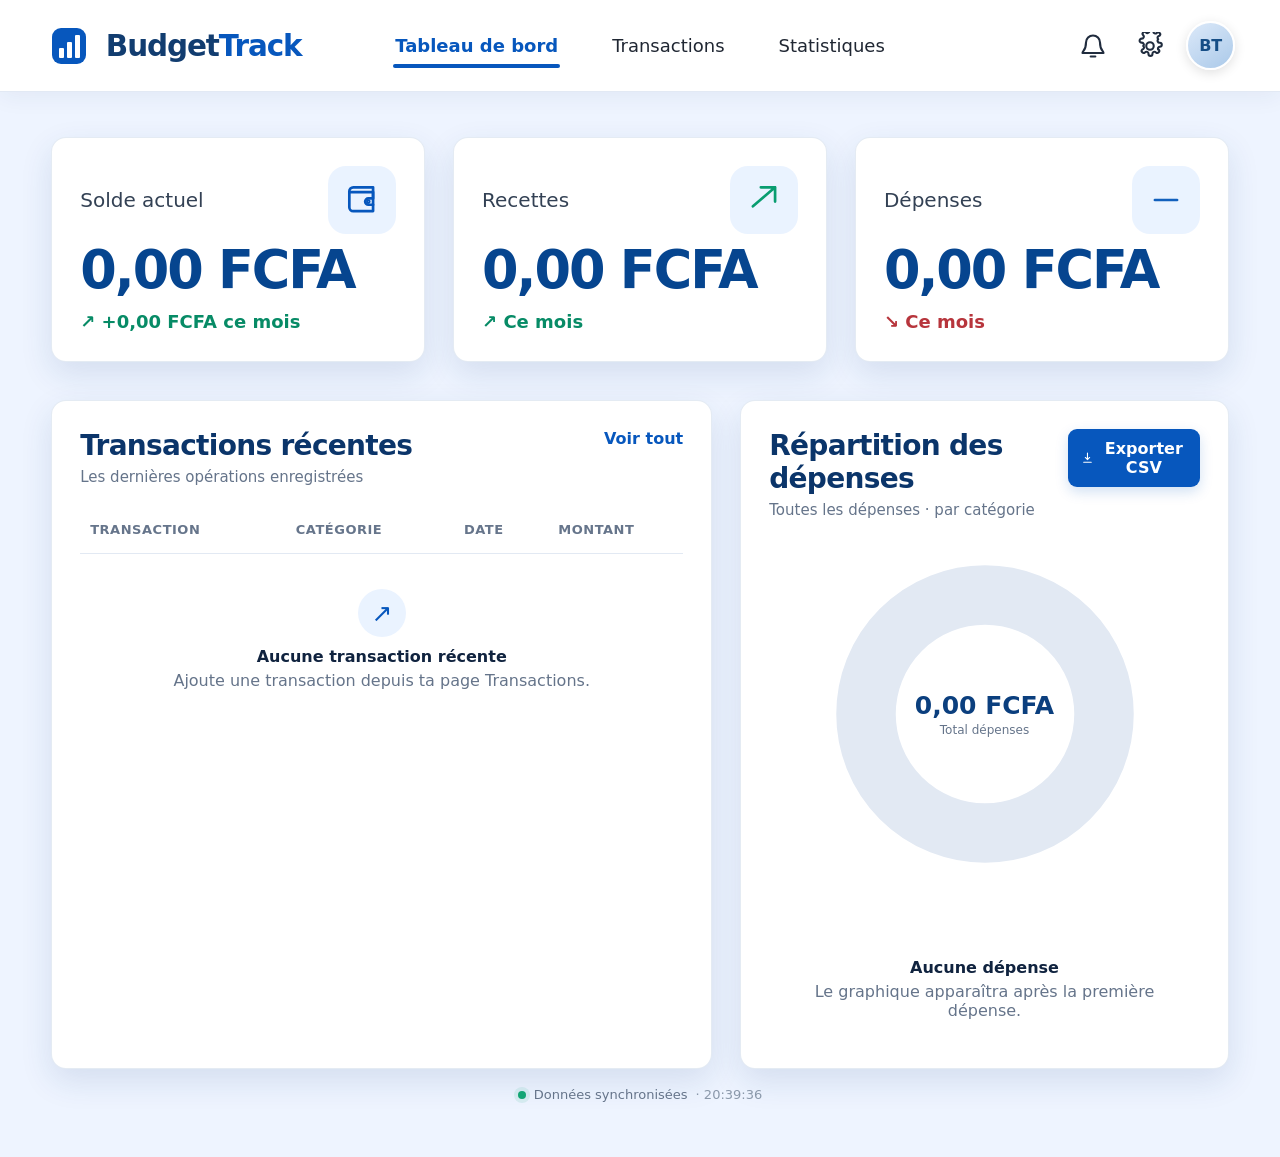
<file: index.html>
<!DOCTYPE html>
<html lang="fr">
<head>
  <meta charset="UTF-8">
  <meta name="viewport" content="width=device-width, initial-scale=1.0">
  <meta name="description" content="Budget Track - Tableau de bord financier">
  <title>Budget Track — Tableau de bord</title>
  <link rel="stylesheet" href="/css/style.css">
</head>
<body>
  <div class="app-shell">

    <header class="topbar">
      <a class="brand" href="#" aria-label="Budget Track">
        <span class="brand-icon" aria-hidden="true">
          <svg viewBox="0 0 48 48" role="img">
            <rect x="7" y="6" width="34" height="36" rx="9"></rect>
            <rect class="bar" x="14" y="26" width="5" height="10" rx="1"></rect>
            <rect class="bar" x="22" y="20" width="5" height="16" rx="1"></rect>
            <rect class="bar" x="30" y="13" width="5" height="23" rx="1"></rect>
          </svg>
        </span>
        <span>Budget<span class="brand-track">Track</span></span>
      </a>

      <nav class="main-nav" aria-label="Navigation principale">
        <a class="nav-link active" href="index.html">Tableau de bord</a>
        <a class="nav-link" href="/Transcation.html" target="_blank">Transactions</a>
        <a class="nav-link" href="/statistiques.html" target="_blank">Statistiques</a>
      </nav>

      <div class="header-actions">
        <button class="icon-button notification-button" id="notificationBtn" title="Notifications" aria-label="Notifications" aria-expanded="false">
          <svg viewBox="0 0 24 24"><path d="M18 9a6 6 0 0 0-12 0c0 7-3 7-3 9h18c0-2-3-2-3-9M10 21h4"/></svg>
          <span class="notification-dot" id="notificationDot" hidden></span>
        </button>

        <button class="icon-button" id="settingsBtn" title="Paramètres" aria-label="Paramètres">
          <svg viewBox="0 0 24 24"><path d="M12 15.2a3.2 3.2 0 1 0 0-6.4 3.2 3.2 0 0 0 0 6.4Z"/><path d="m19.4 15 .1.1a1.7 1.7 0 0 1-2.4 2.4l-.1-.1a1.7 1.7 0 0 0-2.9 1.2v.2a1.7 1.7 0 0 1-3.4 0v-.2a1.7 1.7 0 0 0-2.9-1.2l-.1.1a1.7 1.7 0 0 1-2.4-2.4l.1-.1A1.7 1.7 0 0 0 6.2 12a1.7 1.7 0 0 0-1.2-2.9h-.2a1.7 1.7 0 0 1 0-3.4H5a1.7 1.7 0 0 0 1.2-2.9l-.1-.1A1.7 1.7 0 0 1 8.5.3l.1.1A1.7 1.7 0 0 0 11.5-.8V-.6a1.7 1.7 0 0 1 3.4 0v.2a1.7 1.7 0 0 0 2.9 1.2l.1-.1a1.7 1.7 0 0 1 2.4 2.4l-.1.1A1.7 1.7 0 0 0 19 6.1v.2a1.7 1.7 0 0 0 1.2 2.9h.2a1.7 1.7 0 0 1 0 3.4h-.2A1.7 1.7 0 0 0 19 15Z"/></svg>
        </button>

        <button class="profile-button" id="profileBtn" title="Modifier la photo de profil">
          <img id="profileImage" alt="Photo de profil" hidden>
          <span id="profileInitials">BT</span>
        </button>
        <input type="file" id="profileInput" accept="image/*" hidden>
      </div>

      <div class="notification-panel" id="notificationPanel" hidden>
        <div class="panel-title">
          <strong>Nouvelles notifications</strong>
          <button id="markNotificationsRead">Tout lire</button>
        </div>
        <div id="notificationList"></div>
      </div>
    </header>

    <main class="dashboard">
      <section class="kpi-grid" aria-label="Résumé financier">
        <article class="kpi-card">
          <div class="kpi-head">
            <span>Solde actuel</span>
            <span class="kpi-icon wallet-icon" aria-hidden="true">
              <svg viewBox="0 0 24 24"><path d="M4 6.5A2.5 2.5 0 0 1 6.5 4H19v15H6.5A2.5 2.5 0 0 1 4 16.5v-10Z"/><path d="M4 7h15v4h-3a2 2 0 0 0 0 4h3"/><circle cx="16" cy="13" r=".6"/></svg>
            </span>
          </div>
          <div class="kpi-value" id="balanceValue">0,00 FCFA</div>
          <div class="kpi-trend positive" id="balanceTrend">—</div>
        </article>

        <article class="kpi-card">
          <div class="kpi-head">
            <span>Recettes</span>
            <span class="kpi-icon income-icon" aria-hidden="true">
              <svg viewBox="0 0 24 24"><path d="M5 16 19 4M10 4h9v9"/></svg>
            </span>
          </div>
          <div class="kpi-value" id="incomeValue">0,00 FCFA</div>
          <div class="kpi-trend positive" id="incomeTrend">Ce mois</div>
        </article>

        <article class="kpi-card">
          <div class="kpi-head">
            <span>Dépenses</span>
            <span class="kpi-icon expense-icon" aria-hidden="true">
              <svg viewBox="0 0 24 24"><path d="M5 12h14"/></svg>
            </span>
          </div>
          <div class="kpi-value" id="expenseValue">0,00 FCFA</div>
          <div class="kpi-trend negative" id="expenseTrend">Ce mois</div>
        </article>
      </section>

      <section class="content-grid">
        <article class="card recent-card">
          <div class="card-header">
            <div>
              <h2>Transactions récentes</h2>
              <p>Les dernières opérations enregistrées</p>
            </div>
            <a class="text-button" href="/Transcation.html" target="_blank">Voir tout</a>
          </div>
          <div class="table-wrap">
            <table>
              <thead>
                <tr>
                  <th>Transaction</th>
                  <th>Catégorie</th>
                  <th>Date</th>
                  <th>Montant</th>
                </tr>
              </thead>
              <tbody id="recentTransactions"></tbody>
            </table>
          </div>
          <div class="empty-state" id="recentEmpty" hidden>
            <div class="empty-icon">↗</div>
            <strong>Aucune transaction récente</strong>
            <p>Ajoute une transaction depuis ta page Transactions.</p>
          </div>
        </article>

        <article class="card chart-card" id="statistiques">
          <div class="card-header">
            <div>
              <h2>Répartition des dépenses</h2>
              <p id="chartPeriod">Toutes les dépenses · par catégorie</p>
            </div>
            <button class="export-button" id="exportBtn" type="button">
              <svg viewBox="0 0 24 24"><path d="M12 3v12M8 11l4 4 4-4M5 20h14"/></svg>
              Exporter CSV
            </button>
          </div>

          <div class="chart-center">
            <div class="donut-wrap">
              <canvas id="expenseChart" width="360" height="360" aria-label="Graphique de répartition des dépenses"></canvas>
              <div class="donut-center">
                <strong id="chartTotal">0,00 FCFA</strong>
                <span>Total dépenses</span>
              </div>
            </div>
            <div class="legend" id="expenseLegend"></div>
          </div>
        </article>
      </section>

      <section class="sync-status">
        <span class="sync-dot"></span>
        <span id="syncText">Synchronisé avec les transactions</span>
        <span class="sync-time" id="syncTime"></span>
      </section>
    </main>
  </div>

  <div class="modal-backdrop" id="settingsModal" hidden>
    <div class="modal" role="dialog" aria-modal="true" aria-labelledby="settingsTitle">
      <button class="modal-close" id="closeSettings" aria-label="Fermer">×</button>
      <div class="modal-icon">⚙</div>
      <h2 id="settingsTitle">Paramètres d'affichage</h2>
      <p>Choisis le thème de Budget Track. Le choix est mémorisé pour toutes les pages utilisant ce système.</p>
      <div class="theme-options">
        <button class="theme-option" data-theme="light">
          <span class="theme-preview light-preview"></span>
          <span><strong>Clair</strong><small>Interface lumineuse</small></span>
          <span class="radio" id="radioLight"></span>
        </button>
        <button class="theme-option" data-theme="dark">
          <span class="theme-preview dark-preview"></span>
          <span><strong>Sombre</strong><small>Confort dans les environnements peu éclairés</small></span>
          <span class="radio" id="radioDark"></span>
        </button>
      </div>
      <button class="primary-button" id="closeSettings2">Enregistrer</button>
    </div>
  </div>

  <div class="toast" id="toast" hidden></div>

  <script src="/js/script.js"></script>
</body>
</html>
</file>
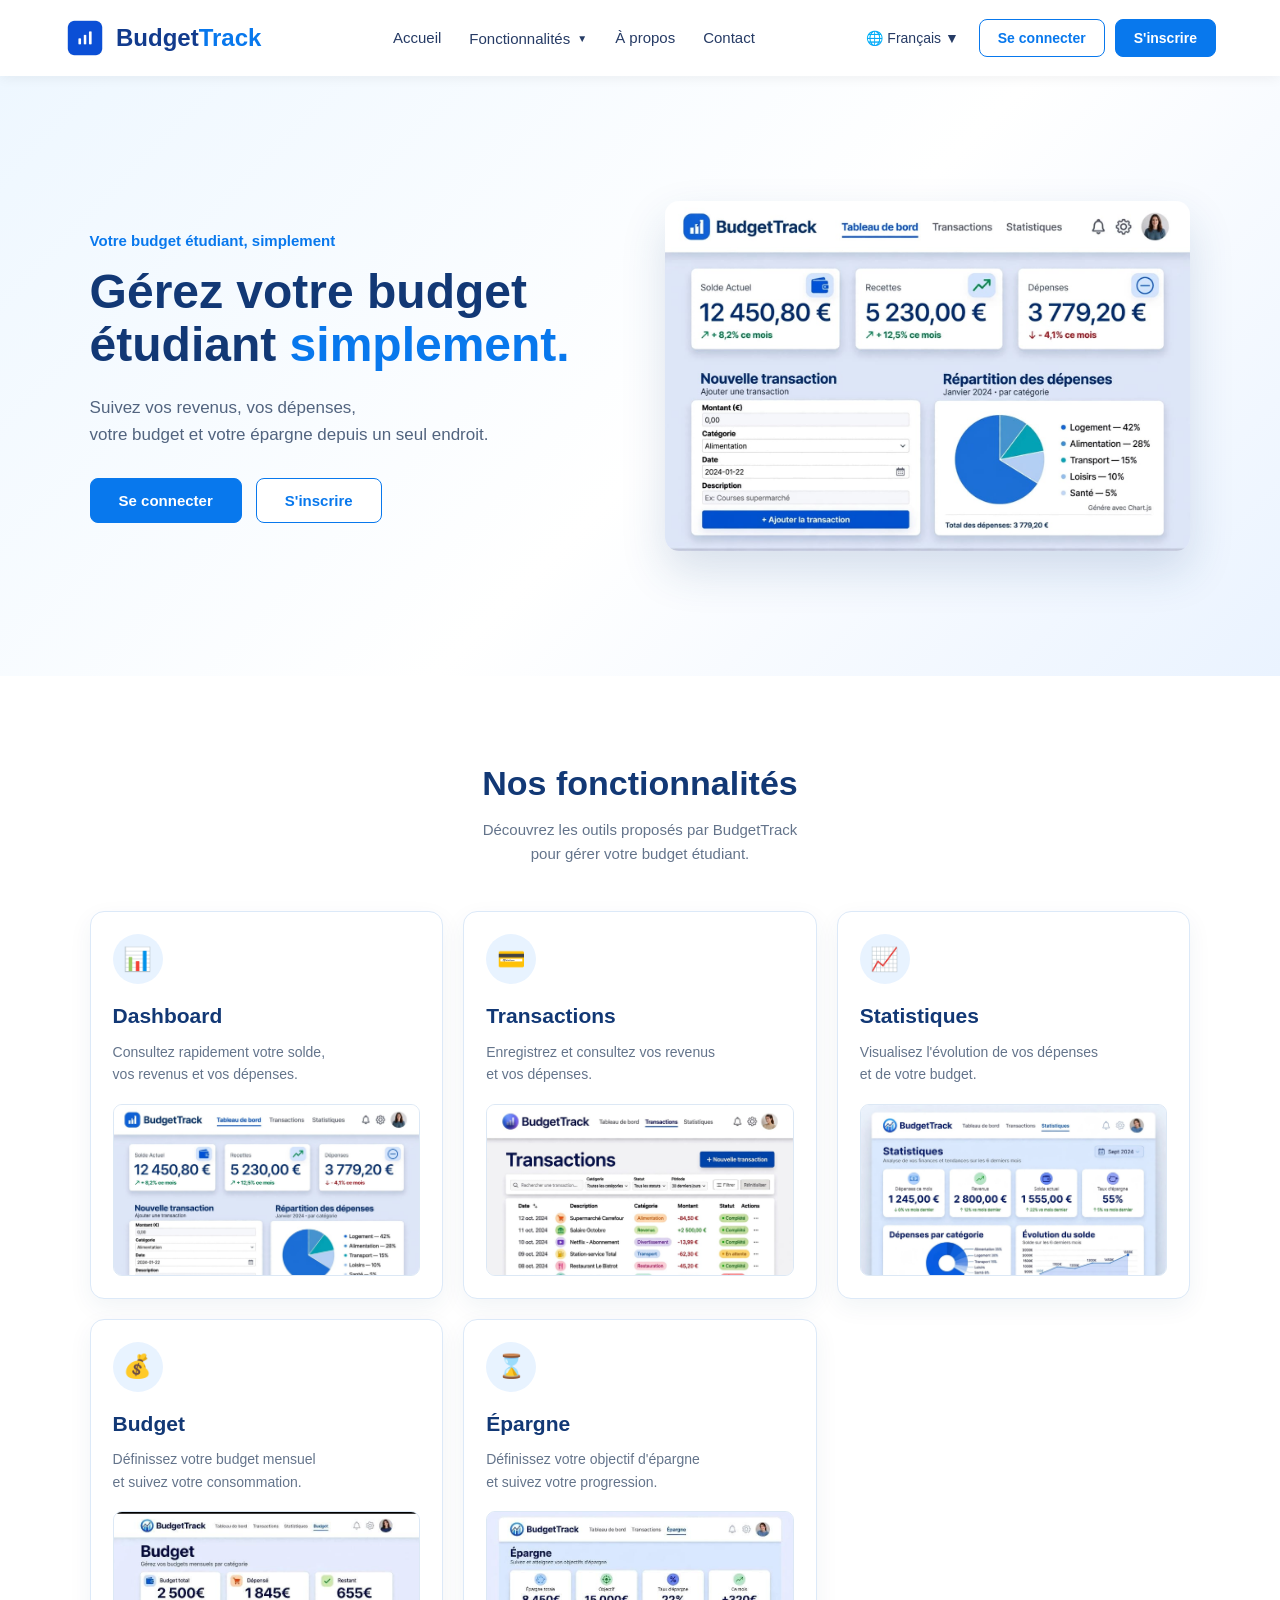
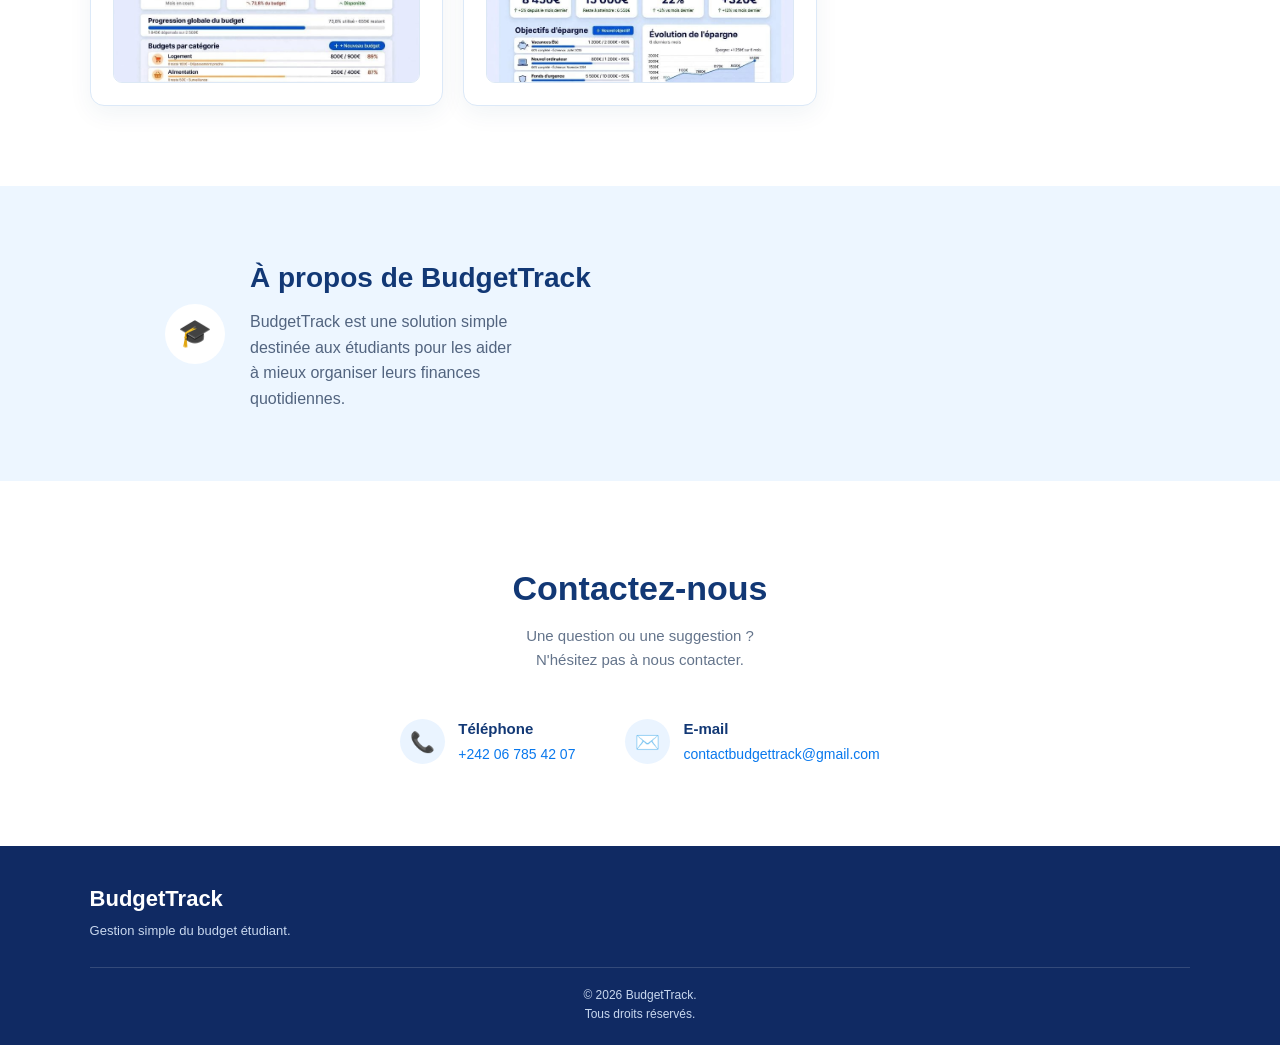
<file: Acceuil.html>
<!DOCTYPE html>
<html lang="fr">
<head>
    <meta charset="UTF-8">
    <meta name="viewport" content="width=device-width, initial-scale=1.0">
    <meta name="description" content="BudgetTrack - Gestion simple du budget étudiant">
    <title>BudgetTrack - Gestion du budget étudiant</title>
    <link rel="stylesheet" href="/css/Acceuil.css">
</head>
<body>
    <header class="navbar">
        <h3 class="bonbon">
         <img class="logo" src="/img/logo.jpeg" alt="Logo BudgetTrack">
         <p>Budget<span>Track</span></p>
        </h3>
        
        <!-- MENU PRINCIPAL -->
        <nav class="navigation">
            <!-- Accueil -->
            <a href="#accueil">
                Accueil
            </a>

            <!-- Fonctionnalités -->

            <div class="dropdown-container">
                <button type="button" id="btn-fonctionnalites" class="dropdown-button">
                    Fonctionnalités
                    <span class="fleche">
                        ▼
                    </span>
                </button>
                <div id="menu-fonctionnalites" class="dropdown-menu">
                    <a href="#dashboard">
                        📊 Dashboard
                    </a>
                    <a href="#transactions">
                        💳 Transactions
                    </a>
                    <a href="#statistiques">
                        📈 Statistiques
                    </a>
                    <a href="#budget">
                        💰 Budget
                    </a>
                    <a href="#epargne">
                        ⌛ Epargne 
                    </a>
                </div>
            </div>

            <a href="#a-propos">
                À propos
            </a>

            <a href="#contact">
                Contact
            </a>
        </nav>

        <div class="navbar-actions">

            <!-- CHANGEMENT DE LANGUE -->

            <div class="language-container">
                <button type="button"  id="btn-langue" class="language-button">
                    🌐 Français

                    <span>
                        ▼
                    </span>
                </button>
                <div id="menu-langue" class="language-menu">
                    <button type="button">
                        Français
                    </button>

                    <button type="button">
                        English
                    </button>

                    <button type="button">
                        Espagnol
                    </button>
                </div>
            </div>

            <!-- CONNEXION -->

            <button type="button" id="btn-connexion" class="btn-connexion"> 
                Se connecter
            </button>

            <!-- INSCRIPTION -->


            <button type="button" id="btn-inscription" class="btn-inscription">
                S'inscrire
            </button>
        </div>
    </header>

    <main>
        <section id="accueil" class="hero">
            <div class="hero-content">

                <p class="hero-label">
                    Votre budget étudiant, simplement
                </p>
                <h1>
                    Gérez votre budget<br>
                    étudiant
                    <span>simplement.</span>
                </h1>
                <p class="hero-description">
                    Suivez vos revenus, vos dépenses,
                    votre budget et votre épargne depuis un seul endroit.
                </p>

                <!-- BOUTONS -->

                <div class="hero-buttons">
                    <button type="button" id="hero-connexion" class="btn-primary">
                        Se connecter
                    </button>
                    <button type="button" id="hero-inscription" class="btn-secondary">
                        S'inscrire
                    </button>
                </div>
            </div>
            
            <div class="hero-image">
                <img src="/img/Dashbord.jpeg" alt="Aperçu du dashboard BudgetTrack">
            </div>
        </section>

        <section id="fonctionnalites" class="features-section">

            <div class="section-header">
                <h2>
                    Nos fonctionnalités
                </h2>
                <p>
                    Découvrez les outils proposés par BudgetTrack
                    pour gérer votre budget étudiant.
                </p>
            </div>

            <!-- CARTES -->

            <div class="features-grid">

                <article id="dashboard" class="feature-card">
                    <div class="feature-icon">
                        📊
                    </div>
                    <h3>
                        Dashboard
                    </h3>
                    <p>
                        Consultez rapidement votre solde,
                        vos revenus et vos dépenses.
                    </p>
                    <div class="feature-image">
                        <img src="/img/Dashbord.jpeg" alt="Aperçu du dashboard">
                    </div>
                </article>

                <article id="transactions" class="feature-card">
                    <div class="feature-icon">
                        💳
                    </div>
                    <h3>
                        Transactions
                    </h3>
                    <p>
                        Enregistrez et consultez vos revenus
                        et vos dépenses.
                    </p>
                    <div class="feature-image">
                        <img src="/img/Transac.jpeg" alt="Aperçu des transactions">
                    </div>
                </article>
                <article id="statistiques" class="feature-card">
                    <div class="feature-icon">
                        📈
                    </div>
                    <h3>
                        Statistiques
                    </h3>
                    <p>
                        Visualisez l'évolution de vos dépenses
                        et de votre budget.
                    </p>
                    <div class="feature-image">
                        <img src="/img/Stat.jpeg" alt="Aperçu des statistiques">
                    </div>
                </article>
                <article id="budget" class="feature-card">
                    <div class="feature-icon">
                        💰
                    </div>
                    <h3>
                        Budget
                    </h3>
                    <p>
                        Définissez votre budget mensuel
                        et suivez votre consommation.
                    </p>
                    <div class="feature-image">
                        <img src="/img/budget.jpeg" alt="Aperçu de la gestion du budget">
                    </div>
                </article>
                <article id="epargne" class="feature-card">
                    <div class="feature-icon">
                        ⌛
                    </div>
                    <h3>
                        Epargne
                    </h3>
                    <p>
                        Définissez votre budget mensuel
                        et suivez votre consommation.
                    </p>
                    <div class="feature-image">
                        <img src="/img/epargne.jpeg" alt="Aperçu de la gestion du budget">
                    </div>
                </article>
            </div>
        </section>

        <section id="a-propos" class="about-section">
            <div class="about-content">
                <div class="about-icon">
                    🎓
                </div>

                <div>
                    <h2>
                        À propos de BudgetTrack
                    </h2>
                    <p>
                        BudgetTrack est une solution simple
                        destinée aux étudiants pour les aider
                        à mieux organiser leurs finances
                        quotidiennes.
                    </p>
                </div>
            </div>
        </section>

        <section id="contact" class="contact-section">
            <div class="section-header">
                <h2>
                    Contactez-nous
                </h2>
                <p>
                    Une question ou une suggestion ?
                    N'hésitez pas à nous contacter.
                </p>
            </div>
            <div class="contact-content">
                <div class="contact-item">
                
                    <span>
                        📞
                    </span>
                    <div>
                        <h3>
                            Téléphone
                        </h3>
                        <a href="tel:+242000000000">
                            +242 06 785 42 07
                        </a>
                    </div>
                </div>
                <div class="contact-item">
                    <span>
                        ✉️
                    </span>
                    <div>
                        <h3>
                            E-mail
                        </h3>
                        <a href="mailto:contact@budgettrack.com">
                            contactbudgettrack@gmail.com
                        </a>
                    </div>
                </div>
            </div>
        </section>
    </main>

    <footer class="footer">
        <div class="footer-content">
            <div class="footer-logo">
                <a href="#accueil">
                    BudgetTrack
                </a>
                <p>
                    Gestion simple du budget étudiant.
                </p>
            </div>
        </div>
        <div class="footer-bottom">
            <p>
                © 2026 BudgetTrack.
                Tous droits réservés.
            </p>
        </div>
    </footer>

    <div id="modal-connexion" class="modal">
        <div class="modal-content">
            <!-- FERMER -->
            <button type="button"
                    id="fermer-connexion"
                    class="modal-close">

                ×

            </button>
            <h2>
                Se connecter
            </h2>
            <p class="modal-description">
                Connectez-vous à votre compte BudgetTrack.
            </p>
            <!-- FORMULAIRE -->
            <form id="form-connexion" action="login.php" method="POST">

                <div class="form-group">
                    <label for="email-connexion">
                        Adresse e-mail
                    </label>
                    <input type="email"
                           id="email-connexion"
                           name="email"
                           placeholder="Votre adresse e-mail"
                           required>
                </div>
                <div class="form-group">
                    <label for="password-connexion">
                        Mot de passe
                    </label>
                    <input type="password"
                           id="password-connexion"
                           name="password"
                           placeholder="Votre mot de passe"
                           required>

                </div>
                <button type="submit" class="btn-primary btn-full">
                    Se connecter
                </button>
            </form>
            <p class="modal-switch">
                Vous n'avez pas encore de compte ?
                <button type="button"
                        id="passer-inscription">

                    S'inscrire
                </button>
            </p>
        </div>
    </div>

    <div id="modal-inscription"
         class="modal">
        <div class="modal-content">
            <button type="button"
                    id="fermer-inscription"
                    class="modal-close">

                ×
            </button>
            <h2>
                Créer un compte
            </h2>
            <p class="modal-description">
                Créez votre compte BudgetTrack.
            </p>
            <!-- FORMULAIRE -->
            <form id="form-inscription"
                  action="register.php"
                  method="POST">

                <div class="form-group">
                    <label for="nom">
                        Nom
                    </label>

                    <input type="text"
                           id="nom"
                           name="nom"
                           placeholder="Votre nom"
                           required>

                </div>
                <!-- PRÉNOM -->

                <div class="form-group">
                    <label for="prenom">
                        Prénom
                    </label>
                    <input type="text"
                           id="prenom"
                           name="prenom"
                           placeholder="Votre prénom"
                           required>
                </div>
                <div class="form-group">
                    <label for="email-inscription">
                        Adresse e-mail
                    </label>
                    <input type="email"
                           id="email-inscription"
                           name="email"
                           placeholder="Votre adresse e-mail"
                           required>
                </div>
                <div class="form-group">

                    <label for="password-inscription">
                        Mot de passe
                    </label>

                    <input type="password"
                           id="password-inscription"
                           name="password"
                           placeholder="Créer un mot de passe"
                           required>
                </div>

                <div class="form-group">
                    <label for="confirmation-password">
                        Confirmer le mot de passe
                    </label>
                    <input type="password"
                           id="confirmation-password"
                           name="password_confirmation"
                           placeholder="Confirmer le mot de passe"
                           required>

                </div>
                <button type="submit"
                        class="btn-primary btn-full">

                    Créer mon compte
                </button>
            </form>
            <p class="modal-switch">

                Vous avez déjà un compte ?

                <button type="button"
                        id="passer-connexion">

                    Se connecter
                </button>
            </p>
        </div>
    </div>
    <script src="/js/Acceuil.js"></script>
</body>

</html>
</file>
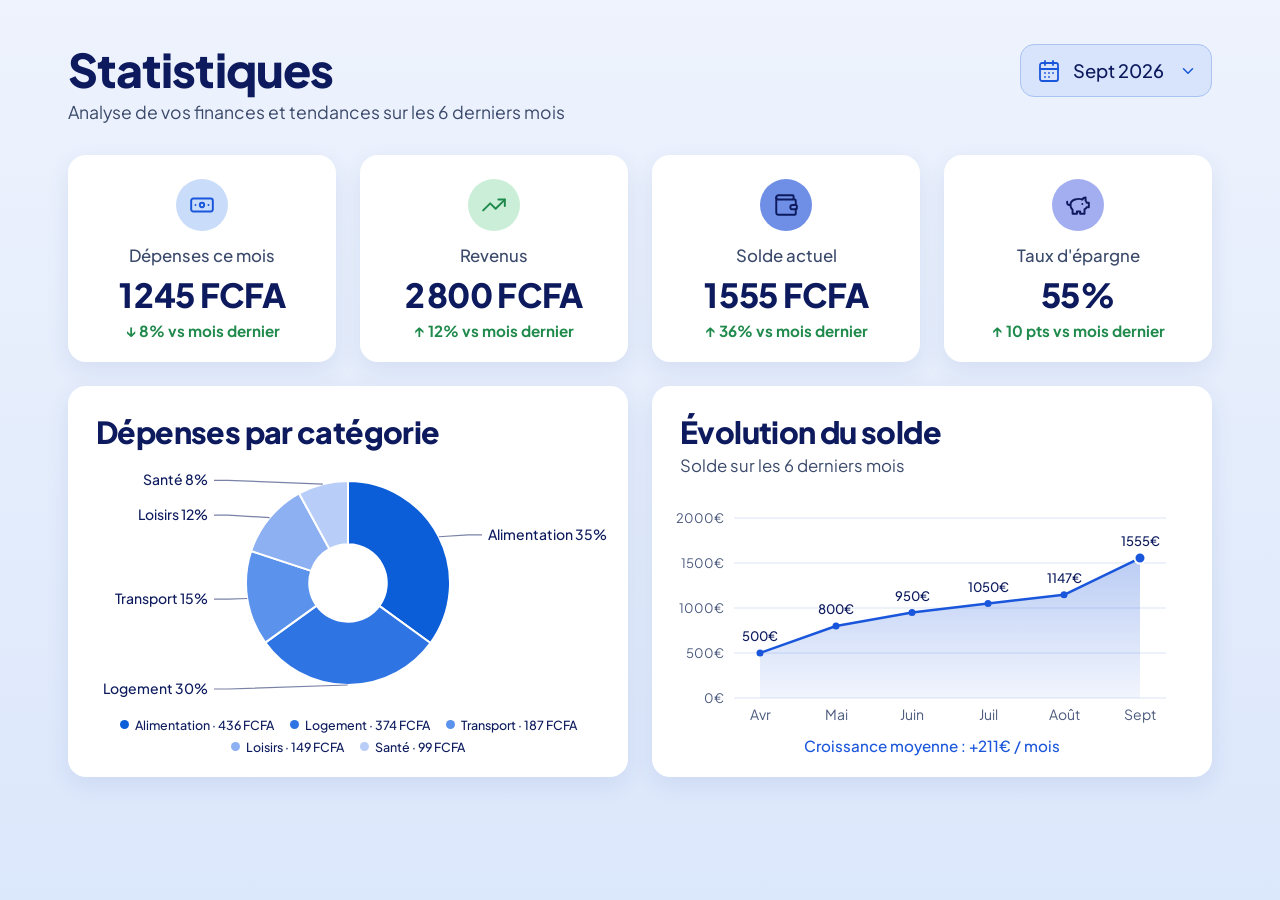
<file: statistiques.html>
<!DOCTYPE html>
<html lang="fr">
<head>
  <meta charset="UTF-8">
  <meta name="viewport" content="width=device-width, initial-scale=1">
  <title>Statistiques – BudgetTrack</title>

  <link rel="preconnect" href="https://fonts.googleapis.com">
  <link rel="preconnect" href="https://fonts.gstatic.com" crossorigin>
  <link href="https://fonts.googleapis.com/css2?family=Plus+Jakarta+Sans:wght@400;500;600;700;800&display=swap" rel="stylesheet">

  <link rel="stylesheet" href="/css/statistiques.css">
</head>
<body>


  <!-- ================================================================
       PAGE STATISTIQUES
       ================================================================ -->
  <main id="page-statistiques" class="stats-page">

    <div class="stats-entete">
      <div>
        <h1>Statistiques</h1>
        <p class="stats-sous-titre">Analyse de vos finances et tendances sur les 6 derniers mois</p>
      </div>

      <!-- Sélecteur de mois : rempli automatiquement à partir des données -->
      <label class="stats-selecteur">
        <svg class="stats-selecteur-icone" viewBox="0 0 24 24" width="24" height="24" fill="none" stroke="currentColor" stroke-width="1.8" stroke-linecap="round" stroke-linejoin="round" aria-hidden="true">
          <rect width="18" height="18" x="3" y="4" rx="2"/><path d="M16 2v4M8 2v4M3 10h18M8 14h.01M12 14h.01M16 14h.01M8 18h.01M12 18h.01"/>
        </svg>
        <span class="visuellement-cache">Mois affiché</span>
        <select id="stats-mois"></select>
        <svg class="stats-selecteur-fleche" viewBox="0 0 24 24" width="18" height="18" fill="none" stroke="currentColor" stroke-width="2" stroke-linecap="round" stroke-linejoin="round" aria-hidden="true">
          <path d="m6 9 6 6 6-6"/>
        </svg>
      </label>
    </div>

    <p id="stats-erreur" class="stats-erreur" role="alert" hidden></p>

    <!-- Les 4 indicateurs : les valeurs sont remplies par statistiques.js -->
    <section class="stats-cartes" aria-label="Indicateurs du mois">
      <article class="stats-carte">
        <span class="stats-icone stats-icone--depenses" aria-hidden="true">
          <svg viewBox="0 0 24 24" width="26" height="26" fill="none" stroke="currentColor" stroke-width="1.8" stroke-linecap="round" stroke-linejoin="round"><rect width="20" height="12" x="2" y="6" rx="2"/><circle cx="12" cy="12" r="2"/><path d="M6 12h.01M18 12h.01"/></svg>
        </span>
        <h2 class="stats-carte-titre">Dépenses ce mois</h2>
        <p class="stats-valeur" data-valeur="depenses">–</p>
        <p class="stats-variation" data-variation="depenses"></p>
      </article>

      <article class="stats-carte">
        <span class="stats-icone stats-icone--revenus" aria-hidden="true">
          <svg viewBox="0 0 24 24" width="26" height="26" fill="none" stroke="currentColor" stroke-width="1.8" stroke-linecap="round" stroke-linejoin="round"><polyline points="22 7 13.5 15.5 8.5 10.5 2 17"/><polyline points="16 7 22 7 22 13"/></svg>
        </span>
        <h2 class="stats-carte-titre">Revenus</h2>
        <p class="stats-valeur" data-valeur="revenus">–</p>
        <p class="stats-variation" data-variation="revenus"></p>
      </article>

      <article class="stats-carte">
        <span class="stats-icone stats-icone--solde" aria-hidden="true">
          <svg viewBox="0 0 24 24" width="26" height="26" fill="none" stroke="currentColor" stroke-width="1.8" stroke-linecap="round" stroke-linejoin="round"><path d="M19 7V4a1 1 0 0 0-1-1H5a2 2 0 0 0 0 4h15a1 1 0 0 1 1 1v4h-3a2 2 0 0 0 0 4h3a1 1 0 0 0 1-1v-2a1 1 0 0 0-1-1"/><path d="M3 5v14a2 2 0 0 0 2 2h15a1 1 0 0 0 1-1v-4"/></svg>
        </span>
        <h2 class="stats-carte-titre">Solde actuel</h2>
        <p class="stats-valeur" data-valeur="solde">–</p>
        <p class="stats-variation" data-variation="solde"></p>
      </article>

      <article class="stats-carte">
        <span class="stats-icone stats-icone--epargne" aria-hidden="true">
          <svg viewBox="0 0 24 24" width="26" height="26" fill="none" stroke="currentColor" stroke-width="1.8" stroke-linecap="round" stroke-linejoin="round"><path d="M19 5c-1.5 0-2.8 1.4-3 2-3.5-1.5-11-.3-11 5 0 1.8 0 3 2 4.5V20h4v-2h3v2h4v-4c1-.5 1.7-1 2-2h2v-4h-2c0-1-.5-1.5-1-2V5z"/><path d="M2 9v1c0 1.1.9 2 2 2h1"/><path d="M16 11h.01"/></svg>
        </span>
        <h2 class="stats-carte-titre">Taux d'épargne</h2>
        <p class="stats-valeur" data-valeur="epargne">–</p>
        <p class="stats-variation" data-variation="epargne"></p>
      </article>
    </section>

    <!-- Les 2 graphiques : dessinés en SVG par statistiques.js -->
    <section class="stats-graphiques">
      <article class="stats-panneau">
        <h2>Dépenses par catégorie</h2>
        <div class="stats-graphique" id="graphique-categories" role="img" aria-label="Dépenses par catégorie"></div>
        <ul class="stats-legende" id="legende-categories"></ul>
      </article>

      <article class="stats-panneau">
        <h2>Évolution du solde</h2>
        <p class="stats-sous-titre">Solde sur les 6 derniers mois</p>
        <div class="stats-graphique" id="graphique-solde" role="img" aria-label="Évolution du solde"></div>
        <p class="stats-croissance" id="croissance-moyenne"></p>
      </article>
    </section>

  </main>

  <script src="/js/statistiques.js" defer></script>
</body>
</html>
</file>
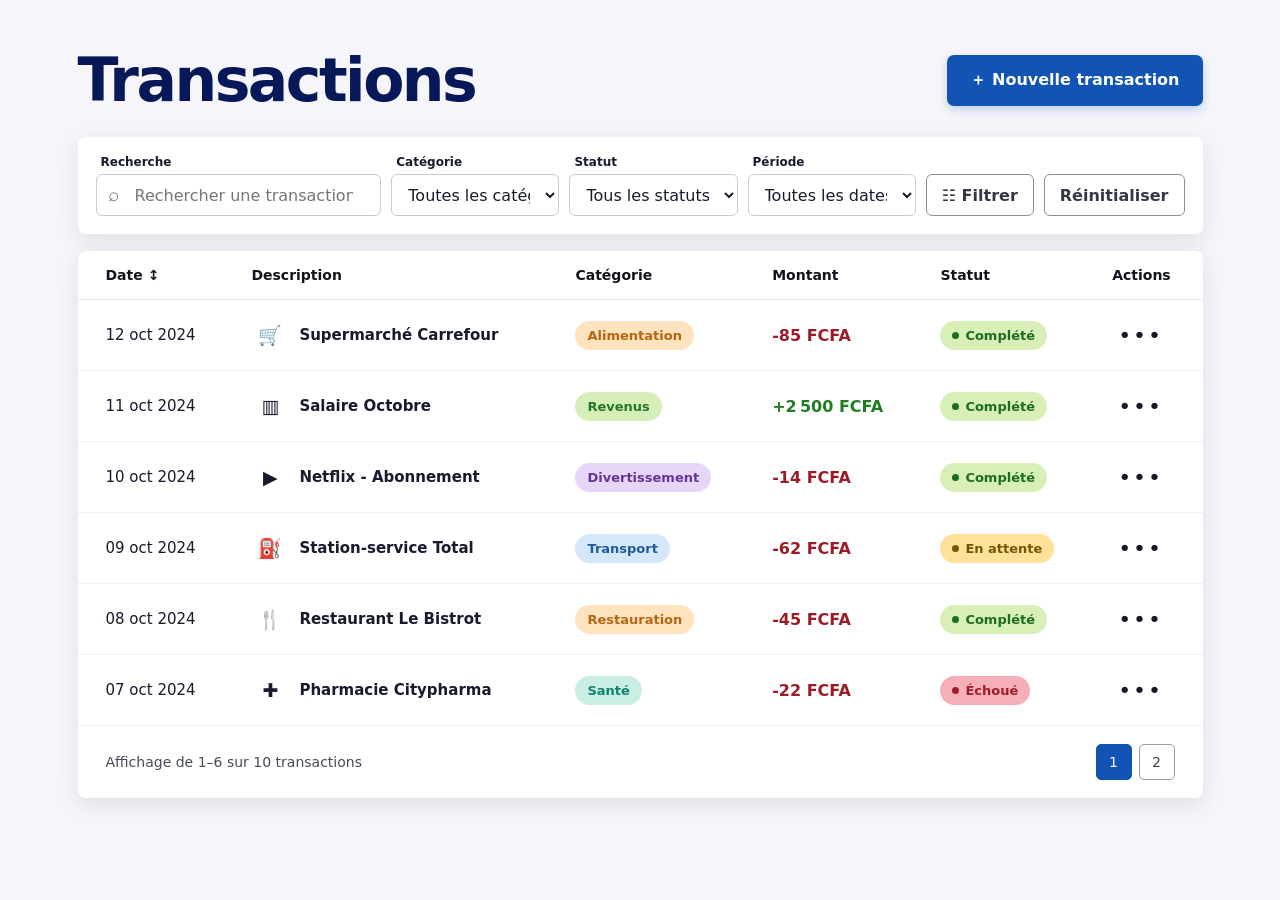
<file: Transcation.html>
<!DOCTYPE html>
<html lang="fr">
<head>
  <meta charset="UTF-8">
  <meta name="viewport" content="width=device-width, initial-scale=1.0">
  <title>Transactions — Budget Track</title>
  <link rel="stylesheet" href="/css/Transaction.css">
</head>
<body>
  <main>
    <div class="page-heading">
      <h1>Transactions</h1>
      <button class="primary" id="openModal">＋ Nouvelle transaction</button>
    </div>

    <section class="filters" aria-label="Filtres des transactions">
      <div class="field search-wrap"><label for="search">Recherche</label><span>⌕</span><input id="search" type="search" placeholder="Rechercher une transaction..."></div>
      <div class="field"><label for="categoryFilter">Catégorie</label><select id="categoryFilter"><option value="">Toutes les catégories</option><option>Alimentation</option><option>Revenus</option><option>Divertissement</option><option>Transport</option><option>Restauration</option><option>Santé</option><option>Logement</option></select></div>
      <div class="field"><label for="statusFilter">Statut</label><select id="statusFilter"><option value="">Tous les statuts</option><option value="completed">Complété</option><option value="pending">En attente</option><option value="failed">Échoué</option></select></div>
      <div class="field"><label for="periodFilter">Période</label><select id="periodFilter"><option value="all">Toutes les dates</option><option value="30">30 derniers jours</option><option value="90">90 derniers jours</option></select></div>
      <button class="secondary" id="filterButton">☷ Filtrer</button>
      <button class="secondary" id="resetButton">Réinitialiser</button>
    </section>

    <section class="table-card">
      <div class="table-scroll">
        <table>
          <thead><tr><th>Date ↕</th><th>Description</th><th>Catégorie</th><th>Montant</th><th>Statut</th><th>Actions</th></tr></thead>
          <tbody id="transactionRows"></tbody>
        </table>
      </div>
      <div class="table-footer"><div id="resultCount"></div><div class="pagination" id="pagination"></div></div>
    </section>
  </main>

  <div class="modal-backdrop" id="modalBackdrop" role="dialog" aria-modal="true" aria-labelledby="modalTitle">
    <form class="modal" id="transactionForm">
      <div class="modal-header"><h2 id="modalTitle">Ajouter une transaction</h2><button type="button" class="close" id="closeModal" aria-label="Fermer">×</button></div>
      <div class="form-grid">
        <div class="full"><label for="newDescription">Description</label><input id="newDescription" required placeholder="Ex. Courses du week-end"></div>
        <div><label for="newDate">Date</label><input id="newDate" type="date" required></div>
        <div><label for="newAmount">Montant (FCFA)</label><input id="newAmount" type="number" step="0.01" required placeholder="-25.00"></div>
        <div><label for="newCategory">Catégorie</label><select id="newCategory"><option>Alimentation</option><option>Revenus</option><option>Divertissement</option><option>Transport</option><option>Restauration</option><option>Santé</option><option>Logement</option></select></div>
        <div><label for="newStatus">Statut</label><select id="newStatus"><option value="completed">Complété</option><option value="pending">En attente</option><option value="failed">Échoué</option></select></div>
      </div>
      <div class="form-actions"><button type="button" class="secondary" id="cancelModal">Annuler</button><button class="primary" type="submit">Ajouter la transaction</button></div>
    </form>
  </div>
<script src="/js/Transaction.js"></script>
</body>
</html>
</file>
<file: css/style.css>
:root {
  --primary: #0757bd;
  --primary-2: #0b66d1;
  --primary-soft: #eaf3ff;
  --text: #10233f;
  --muted: #65748a;
  --bg: #eef4ff;
  --card: #ffffff;
  --border: #e2e9f3;
  --shadow: 0 12px 32px rgba(26, 66, 120, .12);
  --success: #078b66;
  --danger: #b7353c;
  --radius: 15px;
}

* { box-sizing: border-box; }

html { scroll-behavior: smooth; }

body {
  margin: 0;
  font-family: Inter, ui-sans-serif, system-ui, -apple-system, BlinkMacSystemFont, "Segoe UI", sans-serif;
  color: var(--text);
  background: var(--bg);
}

button, a { font: inherit; }

button { cursor: pointer; }

a { color: inherit; text-decoration: none; }

[hidden] { display: none !important; }

.app-shell { min-height: 100vh; }

.topbar {
  position: sticky;
  top: 0;
  z-index: 50;
  min-height: 92px;
  display: grid;
  grid-template-columns: minmax(230px, 1fr) auto minmax(230px, 1fr);
  align-items: center;
  gap: 30px;
  padding: 14px 3.5vw;
  background: rgba(255,255,255,.96);
  border-bottom: 1px solid rgba(221,230,242,.85);
  box-shadow: 0 5px 22px rgba(28,57,93,.06);
  backdrop-filter: blur(12px);
}

.brand {
  display: inline-flex;
  align-items: center;
  gap: 13px;
  font-size: clamp(23px, 2.3vw, 32px);
  font-weight: 800;
  letter-spacing: -1.1px;
  color: #123d70;
  width: max-content;
}

.brand-track { color: var(--primary); }

.brand-icon {
  width: 48px;
  height: 48px;
  display: grid;
  place-items: center;
}

.brand-icon svg {
  width: 48px;
  height: 48px;
  fill: var(--primary);
}

.brand-icon .bar { fill: #fff; }

.main-nav {
  display: flex;
  align-items: center;
  justify-content: center;
  gap: clamp(22px, 4vw, 50px);
}

.nav-link {
  position: relative;
  padding: 16px 2px;
  color: #202733;
  font-size: 18px;
  font-weight: 500;
}

.nav-link.active {
  color: var(--primary);
  font-weight: 700;
}

.nav-link.active::after {
  content: "";
  position: absolute;
  left: 0;
  right: 0;
  bottom: 4px;
  height: 4px;
  border-radius: 10px;
  background: var(--primary);
}

.header-actions {
  position: relative;
  display: flex;
  justify-content: flex-end;
  align-items: center;
  gap: 15px;
}

.icon-button, .profile-button {
  border: 0;
  background: transparent;
  display: grid;
  place-items: center;
}

.icon-button {
  position: relative;
  width: 42px;
  height: 42px;
  border-radius: 50%;
  color: #202c3e;
}

.icon-button:hover { background: #f0f5fc; }

.icon-button svg {
  width: 28px;
  height: 28px;
  fill: none;
  stroke: currentColor;
  stroke-width: 1.8;
  stroke-linecap: round;
  stroke-linejoin: round;
}

.notification-dot {
  position: absolute;
  top: 7px;
  right: 6px;
  width: 9px;
  height: 9px;
  border-radius: 50%;
  background: #e23b44;
  border: 2px solid #fff;
}

.profile-button {
  overflow: hidden;
  width: 49px;
  height: 49px;
  border-radius: 50%;
  background: linear-gradient(145deg, #dce9f9, #aac9e9);
  color: #164e86;
  font-weight: 800;
  border: 2px solid #fff;
  box-shadow: 0 3px 12px rgba(0,0,0,.12);
}

.profile-button img {
  width: 100%;
  height: 100%;
  object-fit: cover;
}

.notification-panel {
  position: absolute;
  right: 145px;
  top: 76px;
  z-index: 70;
  width: min(390px, calc(100vw - 30px));
  padding: 16px;
  background: var(--card);
  border: 1px solid var(--border);
  border-radius: 16px;
  box-shadow: 0 18px 45px rgba(23,52,89,.18);
}

.panel-title {
  display: flex;
  justify-content: space-between;
  align-items: center;
  padding-bottom: 12px;
  border-bottom: 1px solid var(--border);
}

.panel-title button {
  border: 0;
  background: transparent;
  color: var(--primary);
  font-weight: 700;
}

.notification-item {
  display: grid;
  grid-template-columns: 38px 1fr;
  gap: 10px;
  padding: 12px 4px;
  border-bottom: 1px solid var(--border);
}

.notification-item:last-child { border-bottom: 0; }

.notification-bullet {
  width: 34px;
  height: 34px;
  display: grid;
  place-items: center;
  border-radius: 10px;
  background: var(--primary-soft);
  color: var(--primary);
}

.notification-item strong { display: block; font-size: 14px; }
.notification-item span { display: block; margin-top: 3px; font-size: 12px; color: var(--muted); }

.dashboard {
  width: min(1440px, 92vw);
  margin: 0 auto;
  padding: 45px 0 55px;
}

.kpi-grid {
  display: grid;
  grid-template-columns: repeat(3, 1fr);
  gap: 28px;
}

.kpi-card {
  min-height: 225px;
  padding: 28px;
  background: var(--card);
  border: 1px solid rgba(222,230,240,.8);
  border-radius: var(--radius);
  box-shadow: var(--shadow);
}

.kpi-head {
  display: flex;
  align-items: center;
  justify-content: space-between;
  color: #334154;
  font-size: 20px;
  font-weight: 500;
}

.kpi-icon {
  width: 68px;
  height: 68px;
  display: grid;
  place-items: center;
  border-radius: 18px;
  background: var(--primary-soft);
  color: var(--primary);
}

.kpi-icon svg {
  width: 38px;
  height: 38px;
  fill: none;
  stroke: currentColor;
  stroke-width: 1.7;
  stroke-linecap: round;
  stroke-linejoin: round;
}

.income-icon { color: #099d70; }
.expense-icon { color: #1260bd; }

.kpi-value {
  margin-top: 7px;
  color: #06458f;
  font-size: clamp(37px, 4.1vw, 57px);
  line-height: 1.1;
  font-weight: 800;
  letter-spacing: -2px;
}

.kpi-trend {
  margin-top: 12px;
  font-size: 18px;
  font-weight: 700;
}

.kpi-trend.positive { color: var(--success); }
.kpi-trend.negative { color: var(--danger); }

.content-grid {
  display: grid;
  grid-template-columns: minmax(0, 1.15fr) minmax(430px, .85fr);
  gap: 28px;
  margin-top: 38px;
  align-items: stretch;
}

.card {
  min-width: 0;
  background: var(--card);
  border: 1px solid rgba(222,230,240,.8);
  border-radius: var(--radius);
  box-shadow: var(--shadow);
}

.recent-card, .chart-card { padding: 28px; }

.card-header {
  display: flex;
  justify-content: space-between;
  align-items: flex-start;
  gap: 15px;
  margin-bottom: 20px;
}

.card-header h2 {
  margin: 0;
  font-size: 28px;
  color: #0b356a;
  letter-spacing: -.7px;
}

.card-header p {
  margin: 6px 0 0;
  color: var(--muted);
  font-size: 15px;
}

.text-button {
  color: var(--primary);
  font-weight: 750;
  white-space: nowrap;
}

.text-button:hover { text-decoration: underline; }

.table-wrap { overflow-x: auto; }

table {
  width: 100%;
  min-width: 620px;
  border-collapse: collapse;
}

th, td {
  padding: 16px 10px;
  text-align: left;
  border-bottom: 1px solid var(--border);
}

th {
  color: #66758b;
  font-size: 13px;
  text-transform: uppercase;
  letter-spacing: .04em;
}

td { font-size: 14px; }

.transaction-name {
  display: flex;
  align-items: center;
  gap: 11px;
  font-weight: 700;
}

.transaction-symbol {
  width: 36px;
  height: 36px;
  display: grid;
  place-items: center;
  border-radius: 10px;
  background: var(--primary-soft);
  color: var(--primary);
  font-weight: 900;
}

.category-pill {
  display: inline-flex;
  padding: 5px 9px;
  border-radius: 99px;
  background: #f0f4f9;
  color: #5e6e83;
  font-size: 12px;
  font-weight: 650;
}

.amount-income { color: var(--success); font-weight: 800; }
.amount-expense { color: var(--danger); font-weight: 800; }

.empty-state {
  text-align: center;
  padding: 35px 10px 20px;
  color: var(--muted);
}

.empty-icon {
  width: 48px;
  height: 48px;
  display: grid;
  place-items: center;
  margin: 0 auto 10px;
  border-radius: 50%;
  background: var(--primary-soft);
  color: var(--primary);
  font-size: 25px;
}

.empty-state strong { color: var(--text); }
.empty-state p { margin: 5px 0 0; }

.export-button {
  display: inline-flex;
  align-items: center;
  gap: 7px;
  border: 0;
  border-radius: 9px;
  padding: 10px 13px;
  background: var(--primary);
  color: white;
  font-weight: 750;
  box-shadow: 0 5px 13px rgba(7,87,189,.18);
}

.export-button:hover { background: #064da9; }

.export-button svg {
  width: 18px;
  height: 18px;
  fill: none;
  stroke: currentColor;
  stroke-width: 2;
  stroke-linecap: round;
  stroke-linejoin: round;
}

.chart-center {
  min-height: 390px;
  display: flex;
  align-items: center;
  justify-content: center;
  gap: 34px;
  flex-wrap: wrap;
}

.donut-wrap {
  position: relative;
  width: min(350px, 75vw);
  aspect-ratio: 1;
  flex: 0 1 350px;
}

#expenseChart {
  width: 100%;
  height: 100%;
  display: block;
}

.donut-center {
  position: absolute;
  inset: 0;
  display: flex;
  flex-direction: column;
  align-items: center;
  justify-content: center;
  pointer-events: none;
}

.donut-center strong {
  color: #0b3f7e;
  font-size: 25px;
}

.donut-center span {
  margin-top: 3px;
  color: var(--muted);
  font-size: 12px;
}

.legend {
  min-width: 190px;
  display: grid;
  gap: 12px;
}

.legend-item {
  display: grid;
  grid-template-columns: 12px 1fr auto;
  align-items: center;
  gap: 9px;
  font-size: 14px;
}

.legend-dot {
  width: 11px;
  height: 11px;
  border-radius: 50%;
}

.legend-name { color: #3d4b5e; }
.legend-value { font-weight: 800; color: #203a5a; }

.sync-status {
  display: flex;
  align-items: center;
  justify-content: center;
  gap: 8px;
  margin: 18px auto 0;
  color: var(--muted);
  font-size: 13px;
}

.sync-dot {
  width: 8px;
  height: 8px;
  border-radius: 50%;
  background: #12a574;
  box-shadow: 0 0 0 4px rgba(18,165,116,.10);
}

.sync-time { color: #8a98aa; }

.modal-backdrop {
  position: fixed;
  inset: 0;
  z-index: 100;
  display: grid;
  place-items: center;
  padding: 20px;
  background: rgba(8, 25, 49, .48);
  backdrop-filter: blur(4px);
}

.modal {
  position: relative;
  width: min(470px, 100%);
  padding: 30px;
  background: var(--card);
  border-radius: 20px;
  box-shadow: 0 25px 80px rgba(4,25,52,.25);
}

.modal-close {
  position: absolute;
  top: 13px;
  right: 15px;
  border: 0;
  background: transparent;
  color: var(--muted);
  font-size: 29px;
}

.modal-icon {
  width: 52px;
  height: 52px;
  display: grid;
  place-items: center;
  border-radius: 15px;
  background: var(--primary-soft);
  color: var(--primary);
  font-size: 24px;
}

.modal h2 { margin: 17px 0 7px; color: #0a386f; }
.modal p { color: var(--muted); line-height: 1.55; margin-top: 0; }

.theme-options {
  display: grid;
  gap: 10px;
  margin: 22px 0;
}

.theme-option {
  width: 100%;
  display: grid;
  grid-template-columns: 52px 1fr 22px;
  align-items: center;
  gap: 13px;
  padding: 12px;
  text-align: left;
  background: var(--card);
  color: var(--text);
  border: 1px solid var(--border);
  border-radius: 13px;
}

.theme-option.selected {
  border-color: var(--primary);
  box-shadow: 0 0 0 3px rgba(7,87,189,.09);
}

.theme-preview {
  height: 40px;
  border-radius: 8px;
  border: 1px solid #d7dfeb;
}

.light-preview { background: linear-gradient(135deg,#fff 50%,#eaf3ff 50%); }
.dark-preview { background: linear-gradient(135deg,#111b2c 50%,#25334b 50%); }

.theme-option strong, .theme-option small { display: block; }
.theme-option small { margin-top: 3px; color: var(--muted); }

.radio {
  width: 17px;
  height: 17px;
  border: 2px solid #a9b6c7;
  border-radius: 50%;
}

.theme-option.selected .radio {
  border-color: var(--primary);
  box-shadow: inset 0 0 0 4px var(--card);
  background: var(--primary);
}

.primary-button {
  width: 100%;
  border: 0;
  border-radius: 10px;
  padding: 13px;
  background: var(--primary);
  color: #fff;
  font-weight: 800;
}

.toast {
  position: fixed;
  right: 24px;
  bottom: 24px;
  z-index: 200;
  max-width: min(400px, calc(100vw - 48px));
  padding: 13px 17px;
  background: #10233f;
  color: white;
  border-radius: 11px;
  box-shadow: 0 12px 35px rgba(0,0,0,.18);
}

body[data-theme="dark"] {
  --text: #e9f1fb;
  --muted: #a6b4c7;
  --bg: #0d1625;
  --card: #152235;
  --border: #273950;
  --shadow: 0 12px 35px rgba(0,0,0,.23);
}

body[data-theme="dark"] .topbar {
  background: rgba(15, 26, 42, .97);
  border-color: #24364e;
}

body[data-theme="dark"] .brand { color: #e8f2ff; }
body[data-theme="dark"] .nav-link { color: #c8d5e5; }
body[data-theme="dark"] .nav-link.active { color: #67a5ff; }
body[data-theme="dark"] .icon-button { color: #d6e3f2; }
body[data-theme="dark"] .icon-button:hover { background: #1d2c41; }
body[data-theme="dark"] .notification-dot { border-color: #152235; }
body[data-theme="dark"] .kpi-head,
body[data-theme="dark"] th,
body[data-theme="dark"] .category-pill { color: #aebcd0; }
body[data-theme="dark"] .kpi-value,
body[data-theme="dark"] .card-header h2,
body[data-theme="dark"] .modal h2,
body[data-theme="dark"] .donut-center strong { color: #7fb4ff; }
body[data-theme="dark"] .category-pill { background: #223249; }
body[data-theme="dark"] .modal { background: #152235; }
body[data-theme="dark"] .theme-option { background: #152235; }
body[data-theme="dark"] .light-preview { background: linear-gradient(135deg,#eef3f9 50%,#cbd6e5 50%); }
body[data-theme="dark"] .theme-option.selected .radio { box-shadow: inset 0 0 0 4px #152235; }
body[data-theme="dark"] .panel-title,
body[data-theme="dark"] .notification-item { border-color: #273950; }

@media (max-width: 1100px) {
  .topbar {
    grid-template-columns: 1fr auto;
    gap: 12px;
  }
  .main-nav { grid-column: 1 / -1; grid-row: 2; }
  .header-actions { grid-column: 2; grid-row: 1; }
  .notification-panel { top: 125px; right: 15px; }
  .content-grid { grid-template-columns: 1fr; }
}

@media (max-width: 760px) {
  .topbar {
    min-height: auto;
    padding: 12px 16px;
  }
  .brand { font-size: 22px; }
  .brand-icon, .brand-icon svg { width: 42px; height: 42px; }
  .main-nav {
    overflow-x: auto;
    justify-content: flex-start;
    gap: 25px;
    padding-bottom: 2px;
  }
  .nav-link { font-size: 15px; white-space: nowrap; }
  .header-actions { gap: 5px; }
  .dashboard { width: min(94vw, 650px); padding-top: 25px; }
  .kpi-grid { grid-template-columns: 1fr; gap: 15px; }
  .kpi-card { min-height: 180px; padding: 22px; }
  .content-grid { margin-top: 20px; gap: 18px; }
  .recent-card, .chart-card { padding: 19px; }
  .card-header h2 { font-size: 23px; }
  .chart-center { min-height: 0; }
  .legend { width: 100%; }
}

@media (max-width: 470px) {
  .brand > span:last-child { display: none; }
  .brand-icon { margin-left: 2px; }
  .profile-button { width: 42px; height: 42px; }
  .icon-button { width: 37px; }
  .notification-panel { right: 7px; }
  .export-button { padding: 9px; font-size: 12px; }
}
</file>
<file: css/Acceuil.css>
/* RÉINITIALISATION*/

* {
    margin: 0;
    padding: 0;
    box-sizing: border-box;
}
html {
    scroll-behavior: smooth;
}
body {
    font-family: Arial, Helvetica, sans-serif;
    background: #f5f8ff;
    color: #102a63;
    line-height: 1.6;
}

/*ÉLÉMENTS GÉNÉRAUX*/

a {
    text-decoration: none;
    color: inherit;
}
button,
input {
    font-family: inherit;
}
button {
    cursor: pointer;
}
img {
    max-width: 100%;
    display: block;
}

/* BARRE DE NAVIGATION */

.navbar {
    width: 100%;
    min-height: 76px;
    background: #ffffff;
    display: flex;
    align-items: center;
    justify-content: space-between;
    padding: 0 5%;
    position: sticky;
    top: 0;
    z-index: 1000;
    box-shadow: 0 2px 12px rgba(0, 0, 0, 0.06);
}

/* LOGO */

.bonbon {
    display: flex;
    align-items: center;
    gap: 10px;
}

.bonbon .logo {
    width: 42px;
    height: 42px;
    object-fit: contain;
}

.bonbon p {
    margin: 0;
    font-size: 24px;
    font-weight: 700;
    color: #123b8d;
}

.bonbon p span {
    color: #0878ed;
}
/* NAVIGATION */

.navigation {
    display: flex;
    align-items: center;
    gap: 28px;

    margin-left: 30px;
}
.navigation > a,
.dropdown-button {
    color: #263b65;
    font-size: 15px;
    font-weight: 500;
    background: none;
    border: none;
    padding: 8px 0;
    transition: 0.2s;
}
.navigation > a:hover,
.dropdown-button:hover {
    color: #0866e8;
}

/*MENU FONCTIONNALITÉS */

.dropdown-container {
    position: relative;
}
.dropdown-button {
    display: flex;
    align-items: center;
    gap: 7px;
}
.fleche {
    font-size: 10px;
}

/* MENU DÉROULANT */

.dropdown-menu {
    position: absolute;
    top: calc(100% + 10px);
    left: -15px;
    width: 210px;
    background: #ffffff;
    border-radius: 12px;
    padding: 8px;
    box-shadow: 0 12px 35px rgba(0, 0, 0, 0.12);
    display: none;
}
.dropdown-menu.active {
    display: block;
}
.dropdown-menu a {
    display: block;
    padding: 11px 13px;
    border-radius: 8px;
    color: #24395f;
    font-size: 14px;
    transition: 0.2s;
}
.dropdown-menu a:hover {
    background: #edf5ff;
    color: #0866e8;
}

/*ACTIONS NAVBAR*/

.navbar-actions {
    display: flex;
    align-items: center;
    gap: 10px;
}

/* LANGUE */

.language-container {
    position: relative;
}
.language-button {
    background: transparent;
    border: none;
    padding: 9px 10px;
    color: #263b65;
    font-size: 14px;
}
.language-menu {
    position: absolute;
    right: 0;
    top: calc(100% + 8px);
    width: 150px;
    background: white;
    border-radius: 10px;
    box-shadow: 0 10px 30px rgba(0, 0, 0, 0.12);
    padding: 7px;
    display: none;
}
.language-menu.active {
    display: block;
}
.language-menu button {
    width: 100%;
    border: none;
    background: transparent;
    text-align: left;
    padding: 9px;
    border-radius: 7px;
    color: #263b65;
}
.language-menu button:hover {
    background: #edf5ff;
}

/*BOUTONS*/

.btn-connexion,
.btn-secondary {
    background: white;
    border: 1.5px solid #0878ed;
    color: #0878ed;
    border-radius: 8px;
    padding: 10px 18px;
    font-size: 14px;
    font-weight: 600;
    transition: 0.2s;
}
.btn-connexion:hover,
.btn-secondary:hover {
    background: #edf6ff;
}

.btn-inscription,
.btn-primary {
    background: #0878ed;
    border: 1.5px solid #0878ed;
    color: white;
    border-radius: 8px;
    padding: 10px 18px;
    font-size: 14px;
    font-weight: 600;
    transition: 0.2s;
}
.btn-inscription:hover,
.btn-primary:hover {
    background: #075fc0;
}

/*SECTION HERO */

.hero {
    min-height: 600px;
    display: flex;
    align-items: center;
    justify-content: space-between;
    gap: 50px;
    padding: 75px 7%;
    background:
        linear-gradient(
            135deg,
            #eef7ff 0%,
            #ffffff 55%,
            #eaf3ff 100%
        );
}

/* TEXTE HERO */

.hero-content {
    width: 48%;
}
.hero-label {
    color: #0878ed;
    font-size: 15px;
    font-weight: 600;
    margin-bottom: 12px;
}
.hero h1 {
    font-size: 48px;
    line-height: 1.12;
    color: #123875;
    margin-bottom: 22px;
}
.hero h1 span {
    color: #0878ed;
}
.hero-description {
    max-width: 500px;
    color: #52647f;
    font-size: 17px;
    margin-bottom: 30px;
}

/* BOUTONS HERO */

.hero-buttons {
    display: flex;
    gap: 14px;
}
.hero-buttons button {
    padding: 13px 28px;
    border-radius: 8px;
    font-size: 15px;
    font-weight: 600;
}

/* IMAGE HERO */

.hero-image {
    width: 48%;
    display: flex;
    justify-content: center;
}
.hero-image img {
    width: 100%;
    max-width: 600px;
    border-radius: 14px;
    box-shadow: 0 20px 45px rgba(31, 74, 130, 0.16);
}

/* SECTIONS */

.features-section,
.contact-section {
    padding: 80px 7%;
    background: #ffffff;
}
.section-header {
    text-align: center;
    margin-bottom: 45px;
}
.section-header h2 {
    font-size: 34px;
    color: #123875;
    margin-bottom: 8px;
}
.section-header p {
    color: #64748b;
    font-size: 15px;
}

/*CARTES FONCTIONNALITÉS*/

.features-grid {
    display: grid;
    grid-template-columns: repeat(3, 1fr);
    gap: 20px;
}
.feature-card {
    background: #ffffff;
    border: 1px solid #dce9f8;
    border-radius: 14px;
    padding: 22px;
    box-shadow: 0 8px 25px rgba(25, 65, 110, 0.06);
    transition: 0.25s;
    scroll-margin-top: 100px;
}
.feature-card:hover {
    transform: translateY(-5px);
    box-shadow: 0 14px 35px rgba(25, 65, 110, 0.12);
}
.feature-icon {
    width: 50px;
    height: 50px;
    display: flex;
    align-items: center;
    justify-content: center;
    background: #e8f3ff;
    border-radius: 50%;
    font-size: 23px;
    margin-bottom: 15px;
}
.feature-card h3 {
    color: #123875;
    font-size: 21px;
    margin-bottom: 8px;
}
.feature-card p {
    color: #64748b;
    font-size: 14px;
    margin-bottom: 18px;
}

/* IMAGE DANS LES CARTES */

.feature-image {
    border: 1px solid #dce8f5;
    border-radius: 9px;
    overflow: hidden;
    background: #f8fbff;
}
.feature-image img {
    width: 100%;
    height: 170px;
    object-fit: cover;
    object-position: top;
}

/*SECTION À PROPOS*/

.about-section {
    padding: 70px 7%;
    background: #edf6ff;
}
.about-content {
    max-width: 950px;
    margin: auto;
    display: flex;
    align-items: center;
    gap: 25px;
}
.about-icon {
    min-width: 60px;
    height: 60px;
    display: flex;
    align-items: center;
    justify-content: center;
    border-radius: 50%;
    background: white;
    font-size: 27px;
}
.about-content h2 {
    color: #123875;
    font-size: 28px;
    margin-bottom: 8px;
}
.about-content p {
    color: #52647f;
    max-width: 750px;
}

/*CONTACT */

.contact-content {
    max-width: 750px;
    margin: auto;
    display: flex;
    justify-content: center;
    gap: 50px;
    flex-wrap: wrap;
}
.contact-item {
    display: flex;
    align-items: center;
    gap: 13px;
}
.contact-item > span {
    width: 45px;
    height: 45px;
    display: flex;
    align-items: center;
    justify-content: center;
    border-radius: 50%;
    background: #eaf4ff;
    font-size: 20px;
}
.contact-item h3 {
    color: #123875;
    font-size: 15px;
}
.contact-item a {
    color: #0878ed;
    font-size: 14px;
}

/*FOOTER*/

.footer {
    background: #102a63;
    color: white;
    padding: 35px 7% 20px;
}
.footer-content {
    display: flex;
    justify-content: space-between;
    align-items: center;
    gap: 30px;
}
.footer-logo a {
    font-size: 22px;
    font-weight: 700;
}
.footer-logo p {
    color: #c9d8ef;
    font-size: 13px;
    margin-top: 5px;
}
.footer-links {
    display: flex;
    gap: 25px;
    font-size: 14px;
}
.footer-links a:hover {
    color: #6db4ff;
}
.footer-bottom {
    border-top: 1px solid rgba(255, 255, 255, 0.15);
    margin-top: 25px;
    padding-top: 18px;
    text-align: center;
    color: #c9d8ef;
    font-size: 12px;
}

/*MODALES*/

.modal {
    position: fixed;
    inset: 0;
    background: rgba(8, 30, 65, 0.55);
    display: none;
    align-items: center;
    justify-content: center;
    padding: 20px;
    z-index: 2000;
}
.modal.active {
    display: flex;
}
.modal-content {
    position: relative;
    width: 100%;
    max-width: 430px;
    max-height: 90vh;
    overflow-y: auto;
    background: white;
    border-radius: 15px;
    padding: 32px;
    box-shadow: 0 20px 60px rgba(0, 0, 0, 0.2);
    animation: apparition 0.2s ease;
}
@keyframes apparition {
    from {
        opacity: 0;
        transform: translateY(15px);
    }

    to {
        opacity: 1;
        transform: translateY(0);
    }
}

/* BOUTON FERMER */

.modal-close {
    position: absolute;
    right: 18px;
    top: 15px;
    width: 32px;
    height: 32px;
    border: none;
    background: #f1f5f9;
    border-radius: 50%;
    font-size: 22px;
    color: #52647f;
}
.modal-close:hover {
    background: #e2e8f0;
}

/* TITRE */

.modal-content h2 {
    color: #123875;
    font-size: 27px;
    margin-bottom: 7px;
}
.modal-description {
    color: #64748b;
    font-size: 14px;
    margin-bottom: 22px;
}

/* FORMULAIRE */

.form-group {
    margin-bottom: 16px;
}
.form-group label {
    display: block;
    color: #263b65;
    font-size: 14px;
    font-weight: 600;
    margin-bottom: 6px;
}
.form-group input {
    width: 100%;
    padding: 12px 13px;
    border: 1px solid #cbd8e8;
    border-radius: 8px;
    outline: none;
    font-size: 14px;
    transition: 0.2s;
}
.form-group input:focus {
    border-color: #0878ed;
    box-shadow: 0 0 0 3px rgba(8, 120, 237, 0.1);
}

/* BOUTON PLEINE LARGEUR */

.btn-full {
    width: 100%;
    margin-top: 5px;
    padding: 12px;
}

/* LIEN ENTRE CONNEXION ET INSCRIPTION */

.modal-switch {
    text-align: center;
    color: #64748b;
    font-size: 13px;
    margin-top: 20px;
}
.modal-switch button {
    border: none;
    background: none;
    color: #0878ed;
    font-weight: 600;
}
.modal-switch button:hover {
    text-decoration: underline;
}

/*RESPONSIVE*/

@media (max-width: 1100px) {
    
    .navigation {
        gap: 15px;
    }
    .navbar-actions {
        gap: 5px;
    }
    .features-grid {
        grid-template-columns: repeat(2, 1fr);
    }
    .hero h1 {
        font-size: 40px;
    }
}

@media (max-width: 850px) {

    .navbar {
        flex-wrap: wrap;
        padding: 15px 5%;
        gap: 15px;
    }
    .navigation {
        order: 3;
        width: 100%;
        justify-content: center;
        margin-left: 0;
    }
    .navbar-actions {
        margin-left: auto;
    }
    .hero {
        flex-direction: column;
        text-align: center;
        padding: 60px 5%;
    }
    .hero-content,
    .hero-image {
        width: 100%;
    }
    .hero-description {
        margin-left: auto;
        margin-right: auto;
    }
    .hero-buttons {
        justify-content: center;
    }
    .about-content {
        text-align: center;
        flex-direction: column;
    }

}

@media (max-width: 600px) {

    .logo {
        font-size: 20px;
    }
    .logo img {
        width: 36px;
        height: 36px;
    }
    .navigation {
        gap: 10px;
        overflow-x: auto;
        justify-content: flex-start;
    }
    .navigation > a,
    .dropdown-button {
        font-size: 13px;
    }
    .navbar-actions {
        width: 100%;
        justify-content: center;
    }
    .hero h1 {
        font-size: 34px;
    }
    .features-grid {
        grid-template-columns: 1fr;
    }
    .features-section,
    .contact-section {
        padding: 60px 5%;
    }
    .footer-content {
        flex-direction: column;
        text-align: center;
    }
    .footer-links {
        flex-wrap: wrap;
        justify-content: center;
    }
    .contact-content {
        flex-direction: column;
        align-items: flex-start;
        gap: 25px;
    }
    .modal-content {
        padding: 25px 20px;
    }
}
</file>
<file: css/statistiques.css>
/* ==========================================================================
   BudgetTrack – Page Statistiques
   --------------------------------------------------------------------------
   1. Variables et base           → à partager avec toutes les pages
   2. En-tête (barre de nav)      → à partager avec toutes les pages
   3. Page Statistiques           → classes préfixées « stats- » pour éviter
                                    les conflits avec les pages des collègues
   ========================================================================== */


/* --------------------------------------------------------------------------
   1. VARIABLES ET BASE
   -------------------------------------------------------------------------- */
:root {
  --bt-fond-haut: #eef3fd;
  --bt-fond-bas: #dbe7fb;
  --bt-bleu: #1a56db;
  --bt-marine: #0d1b5e;
  --bt-texte: #3b4a6b;
  --bt-gris: #5a6787;
  --bt-blanc: #ffffff;
  --bt-vert: #1f8a4c;
  --bt-rouge: #d13c3c;
  --bt-rayon: 18px;
  --bt-ombre: 0 8px 24px rgba(26, 56, 140, 0.09);
  --bt-police: "Plus Jakarta Sans", "Segoe UI", system-ui, -apple-system, sans-serif;
}

*, *::before, *::after { box-sizing: border-box; }

html { background: var(--bt-fond-bas); }

body {
  margin: 0;
  min-height: 100vh;
  font-family: var(--bt-police);
  color: var(--bt-marine);
  background: linear-gradient(180deg, var(--bt-fond-haut), var(--bt-fond-bas)) fixed;
}

.visuellement-cache {
  position: absolute;
  width: 1px;
  height: 1px;
  overflow: hidden;
  clip: rect(0 0 0 0);
  white-space: nowrap;
}

:focus-visible {
  outline: 3px solid var(--bt-bleu);
  outline-offset: 3px;
}


/* --------------------------------------------------------------------------
   2. EN-TÊTE
   -------------------------------------------------------------------------- */
.bt-entete {
  display: flex;
  align-items: center;
  gap: 40px;
  padding: 20px clamp(16px, 4vw, 48px);
  background: var(--bt-blanc);
  box-shadow: 0 4px 18px rgba(26, 56, 140, 0.08);
}

.bt-logo {
  display: flex;
  align-items: center;
  gap: 14px;
  color: var(--bt-marine);
  font-size: 1.9rem;
  font-weight: 800;
  letter-spacing: -0.02em;
  text-decoration: none;
}

.bt-nav {
  display: flex;
  gap: 32px;
}

.bt-nav a {
  padding: 8px 0;
  color: var(--bt-gris);
  font-size: 1.1rem;
  font-weight: 600;
  text-decoration: none;
  white-space: nowrap;
  border-bottom: 3px solid transparent;
  transition: color 0.15s;
}

.bt-nav a:hover { color: var(--bt-marine); }

.bt-nav a[aria-current="page"] {
  color: var(--bt-bleu);
  border-bottom-color: var(--bt-bleu);
}

.bt-outils {
  display: flex;
  align-items: center;
  gap: 18px;
  margin-left: auto;
}

.bt-bouton-icone {
  display: grid;
  place-items: center;
  padding: 6px;
  color: #7f94c4;
  background: none;
  border: 0;
  border-radius: 50%;
  cursor: pointer;
  transition: color 0.15s;
}

.bt-bouton-icone:hover { color: var(--bt-bleu); }

.bt-avatar {
  display: grid;
  place-items: center;
  width: 58px;
  height: 58px;
  color: var(--bt-blanc);
  font-size: 1.3rem;
  font-weight: 700;
  background: linear-gradient(135deg, #4a86f0, #1a56db);
  border-radius: 50%;
  object-fit: cover;
}


/* --------------------------------------------------------------------------
   3. PAGE STATISTIQUES
   -------------------------------------------------------------------------- */
.stats-page {
  max-width: 1240px;
  margin: 0 auto;
  padding: 44px clamp(16px, 4vw, 48px) 64px;
}

/* --- Titre + sélecteur de mois --- */
.stats-entete {
  display: flex;
  flex-wrap: wrap;
  align-items: flex-start;
  justify-content: space-between;
  gap: 16px;
  margin-bottom: 32px;
}

.stats-entete h1 {
  margin: 0;
  font-size: clamp(2rem, 4vw, 2.9rem);
  font-weight: 800;
  letter-spacing: -0.02em;
  line-height: 1.1;
}

.stats-sous-titre {
  margin: 6px 0 0;
  color: var(--bt-texte);
  font-size: 1.1rem;
}

.stats-selecteur {
  position: relative;
  display: flex;
  align-items: center;
  color: var(--bt-marine);
  background: rgba(198, 217, 250, 0.55);
  border: 1.5px solid #a9c3f3;
  border-radius: 14px;
}

.stats-selecteur-icone,
.stats-selecteur-fleche {
  position: absolute;
  top: 50%;
  translate: 0 -50%;
  color: var(--bt-bleu);
  pointer-events: none;
}
.stats-selecteur-icone { left: 16px; }
.stats-selecteur-fleche { right: 14px; }

.stats-selecteur select {
  min-width: 190px;
  padding: 14px 42px 14px 52px;
  color: inherit;
  font: 500 1.15rem var(--bt-police);
  background: transparent;
  border: 0;
  border-radius: 14px;
  cursor: pointer;
  appearance: none;
}

/* --- Message d'erreur --- */
.stats-erreur {
  margin: 0 0 24px;
  padding: 14px 18px;
  color: #8a1f1f;
  background: #fde8e8;
  border-radius: 12px;
}

/* --- Les 4 cartes d'indicateurs --- */
.stats-cartes {
  display: grid;
  grid-template-columns: repeat(4, minmax(0, 1fr));
  gap: 24px;
  margin-bottom: 24px;
}

.stats-carte {
  display: flex;
  flex-direction: column;
  align-items: center;
  padding: 24px 16px 22px;
  text-align: center;
  background: var(--bt-blanc);
  border-radius: var(--bt-rayon);
  box-shadow: var(--bt-ombre);
}

.stats-icone {
  display: grid;
  place-items: center;
  width: 52px;
  height: 52px;
  margin-bottom: 14px;
  border-radius: 50%;
}
.stats-icone--depenses { color: #1a56db; background: #c9dcfa; }
.stats-icone--revenus  { color: #1f8a4c; background: #cbeed8; }
.stats-icone--solde    { color: #0d1b5e; background: #6f8fe6; }
.stats-icone--epargne  { color: #0d1b5e; background: #a3aef0; }

.stats-carte-titre {
  margin: 0;
  color: var(--bt-texte);
  font-size: 1.05rem;
  font-weight: 500;
}

.stats-valeur {
  margin: 10px 0 8px;
  font-size: clamp(1.6rem, 2.6vw, 2.3rem);
  font-weight: 800;
  letter-spacing: -0.02em;
  line-height: 1.1;
  white-space: nowrap;
}

.stats-variation {
  margin: 0;
  color: var(--bt-gris);
  font-size: 0.95rem;
  font-weight: 700;
}
.stats-variation.est-positive { color: var(--bt-vert); }
.stats-variation.est-negative { color: var(--bt-rouge); }

/* --- Les 2 graphiques --- */
.stats-graphiques {
  display: grid;
  grid-template-columns: repeat(2, minmax(0, 1fr));
  gap: 24px;
}

.stats-panneau {
  min-width: 0;
  padding: 26px 28px 22px;
  background: var(--bt-blanc);
  border-radius: var(--bt-rayon);
  box-shadow: var(--bt-ombre);
}

.stats-panneau h2 {
  margin: 0;
  font-size: 1.9rem;
  font-weight: 800;
  letter-spacing: -0.02em;
}

.stats-panneau .stats-sous-titre {
  margin-top: 4px;
  font-size: 1.05rem;
}

/* Le SVG est dessiné à la taille exacte de ce bloc (voir statistiques.js) */
.stats-graphique {
  position: relative;
  height: 240px;
  min-width: 0;
  margin-top: 12px;
}

.stats-graphique svg {
  position: absolute;
  inset: 0;
  overflow: visible;
}

.stats-vide {
  position: absolute;
  inset: 0;
  display: grid;
  place-items: center;
  margin: 0;
  color: var(--bt-gris);
  text-align: center;
}

.stats-legende {
  display: flex;
  flex-wrap: wrap;
  justify-content: center;
  gap: 6px 16px;
  margin: 14px 0 0;
  padding: 0;
  color: var(--bt-marine);
  font-size: 0.78rem;
  font-weight: 500;
  list-style: none;
}

.stats-legende li {
  display: flex;
  align-items: center;
  gap: 6px;
}

.stats-legende li::before {
  content: "";
  width: 9px;
  height: 9px;
  background: var(--couleur, var(--bt-bleu));
  border-radius: 50%;
}

.stats-croissance {
  margin: 8px 0 0;
  color: var(--bt-bleu);
  font-size: 0.95rem;
  font-weight: 500;
  text-align: center;
}


/* --------------------------------------------------------------------------
   Adaptation aux écrans plus petits
   -------------------------------------------------------------------------- */
@media (max-width: 1000px) {
  .stats-cartes { grid-template-columns: repeat(2, minmax(0, 1fr)); }
  .stats-graphiques { grid-template-columns: minmax(0, 1fr); }
}

@media (max-width: 760px) {
  .bt-entete { flex-wrap: wrap; gap: 14px 24px; }
  .bt-nav { order: 3; width: 100%; gap: 22px; overflow-x: auto; }
  .bt-logo { font-size: 1.5rem; }
  .bt-logo svg { width: 40px; height: 40px; }
  .bt-avatar { width: 46px; height: 46px; font-size: 1.1rem; }
}

@media (max-width: 480px) {
  .bt-nav { gap: 14px; }
  .bt-nav a { font-size: 0.9rem; }
  .stats-cartes { grid-template-columns: minmax(0, 1fr); }
  .stats-panneau { padding: 20px 16px 18px; }
  .stats-panneau h2 { font-size: 1.5rem; }
}

@media (prefers-reduced-motion: reduce) {
  * { transition: none !important; }
}
</file>
<file: css/Transaction.css>
:root {
      --navy: #071858;
      --blue: #1154b3;
      --blue-dark: #073d94;
      --ink: #171b2d;
      --muted: #6c7282;
      --line: #e5e7ee;
      --surface: #fff;
      --background: #f5f5fa;
      --shadow: 0 7px 22px rgba(28, 35, 72, .10);
      font-family: Inter, ui-sans-serif, system-ui, -apple-system, BlinkMacSystemFont, "Segoe UI", sans-serif;
    }

    * { box-sizing: border-box; }
    body { margin: 0; color: var(--ink); background: var(--background); }
    button, input, select { font: inherit; }
    button { cursor: pointer; }

    main { width: min(1125px, calc(100% - 40px)); margin: 45px auto 55px; }
    .page-heading { display: flex; align-items: center; justify-content: space-between; gap: 20px; margin-bottom: 22px; }
    h1 { margin: 0; color: var(--navy); font-size: clamp(38px, 5vw, 60px); letter-spacing: -2.5px; }
    .primary {
      border: 0; border-radius: 7px; padding: 15px 23px; color: #fff; background: var(--blue);
      font-weight: 700; font-size: 16px; box-shadow: 0 4px 8px rgba(17, 84, 179, .22);
      transition: background .2s, transform .2s;
    }
    .primary:hover { background: var(--blue-dark); transform: translateY(-1px); }

    .filters {
      display: grid; grid-template-columns: minmax(220px, 1.7fr) repeat(3, minmax(135px, 1fr)) auto auto;
      align-items: end; gap: 10px; padding: 18px; background: var(--surface); border-radius: 8px; box-shadow: var(--shadow);
      margin-bottom: 17px;
    }
    .field label { display: block; margin: 0 0 5px 5px; font-size: 12px; font-weight: 700; }
    .field input, .field select {
      width: 100%; height: 42px; border: 1px solid #c9cbd3; border-radius: 6px; padding: 0 12px; color: var(--ink); background: #fff;
      outline: none;
    }
    .field input:focus, .field select:focus { border-color: var(--blue); box-shadow: 0 0 0 3px rgba(17, 84, 179, .12); }
    .search-wrap { position: relative; }
    .search-wrap span { position: absolute; left: 12px; bottom: 11px; font-size: 19px; color: #697080; }
    .search-wrap input { padding-left: 38px; }
    .secondary { height: 42px; padding: 0 15px; border: 1px solid #8c8f98; border-radius: 6px; background: white; color: #343846; font-weight: 600; white-space: nowrap; }
    .secondary:hover { background: #f0f2f7; }

    .table-card { overflow: hidden; background: var(--surface); border-radius: 8px; box-shadow: var(--shadow); }
    .table-scroll { overflow-x: auto; }
    table { width: 100%; min-width: 820px; border-collapse: collapse; }
    th, td { padding: 16px 18px; text-align: left; white-space: nowrap; }
    th { color: #11131e; font-size: 14px; border-bottom: 1px solid var(--line); }
    th:first-child, td:first-child { padding-left: 28px; }
    tbody tr { border-bottom: 1px solid #f0f0f4; transition: background .15s; }
    tbody tr:hover { background: #f8faff; }
    td { font-size: 15px; }
    .description { display: flex; align-items: center; gap: 10px; font-weight: 600; }
    .category-icon { width: 38px; height: 38px; display: grid; place-items: center; border-radius: 50%; font-size: 19px; }
    .tag, .status { display: inline-flex; align-items: center; gap: 6px; padding: 7px 12px; border-radius: 20px; font-weight: 650; font-size: 13px; }
    .tag.food { color: #b46612; background: #ffe2be; }
    .tag.income { color: #267727; background: #d6efba; }
    .tag.fun { color: #643594; background: #e6d7f8; }
    .tag.transport { color: #1e5b9b; background: #d4e7fb; }
    .tag.health { color: #12816f; background: #c9eee4; }
    .tag.home { color: #9a3f62; background: #f9d0df; }
    .amount { font-weight: 700; font-size: 16px; }
    .amount.negative { color: #9b1c27; } .amount.positive { color: #217c22; }
    .status { color: #1d6c24; background: #d9efb8; }
    .status.pending { color: #795400; background: #ffe19a; }
    .status.failed { color: #9d1e2b; background: #f6afb7; }
    .status::before { content: ""; width: 7px; height: 7px; border-radius: 50%; background: currentColor; }
    .more { border: 0; color: #141928; background: transparent; font-size: 22px; letter-spacing: 2px; }
    .empty { padding: 42px; text-align: center; color: var(--muted); }

    .table-footer { display: flex; align-items: center; justify-content: space-between; gap: 12px; padding: 18px 28px; color: #464b59; font-size: 14px; }
    .pagination { display: flex; gap: 7px; }
    .page-btn { min-width: 36px; height: 36px; border: 1px solid #9a9da7; border-radius: 5px; background: #fff; color: #424552; }
    .page-btn.active { color: white; background: var(--blue); border-color: var(--blue); }
    .page-btn:disabled { opacity: .45; cursor: not-allowed; }

    .modal-backdrop { position: fixed; inset: 0; display: none; place-items: center; padding: 20px; background: rgba(8, 17, 52, .45); z-index: 4; }
    .modal-backdrop.open { display: grid; }
    .modal { width: min(510px, 100%); padding: 28px; border-radius: 12px; background: white; box-shadow: 0 20px 55px rgba(0,0,0,.23); }
    .modal-header { display: flex; justify-content: space-between; align-items: center; margin-bottom: 22px; }
    .modal h2 { margin: 0; color: var(--navy); font-size: 25px; }
    .close { border: 0; background: transparent; font-size: 26px; color: var(--muted); }
    .form-grid { display: grid; grid-template-columns: 1fr 1fr; gap: 14px; }
    .form-grid .full { grid-column: 1 / -1; }
    .form-grid label { display: block; margin-bottom: 6px; font-weight: 650; font-size: 13px; }
    .form-grid input, .form-grid select { width: 100%; height: 42px; padding: 0 11px; border: 1px solid #c9cbd3; border-radius: 6px; }
    .form-actions { display: flex; justify-content: flex-end; gap: 10px; margin-top: 23px; }

    @media (max-width: 900px) {
      .filters { grid-template-columns: 1fr 1fr 1fr; }
      .search-wrap { grid-column: 1 / -1; }
    }
    @media (max-width: 600px) {
      .topbar { min-height: 82px; padding: 16px 20px; }
      .brand-mark { width: 45px; height: 45px; font-size: 22px; } .brand-name { font-size: 22px; }
      .header-actions .icon-button { display: none; } .header-actions { gap: 0; }
      main { width: min(100% - 24px, 1125px); margin-top: 27px; }
      .page-heading { align-items: flex-start; flex-direction: column; } .primary { width: 100%; }
      .filters { grid-template-columns: 1fr 1fr; padding: 13px; } .search-wrap { grid-column: 1 / -1; }
      .table-footer { align-items: flex-start; flex-direction: column; padding: 16px; }
      .pagination { width: 100%; justify-content: space-between; }
      .form-grid { grid-template-columns: 1fr; } .form-grid .full { grid-column: auto; }
    }
</file>
